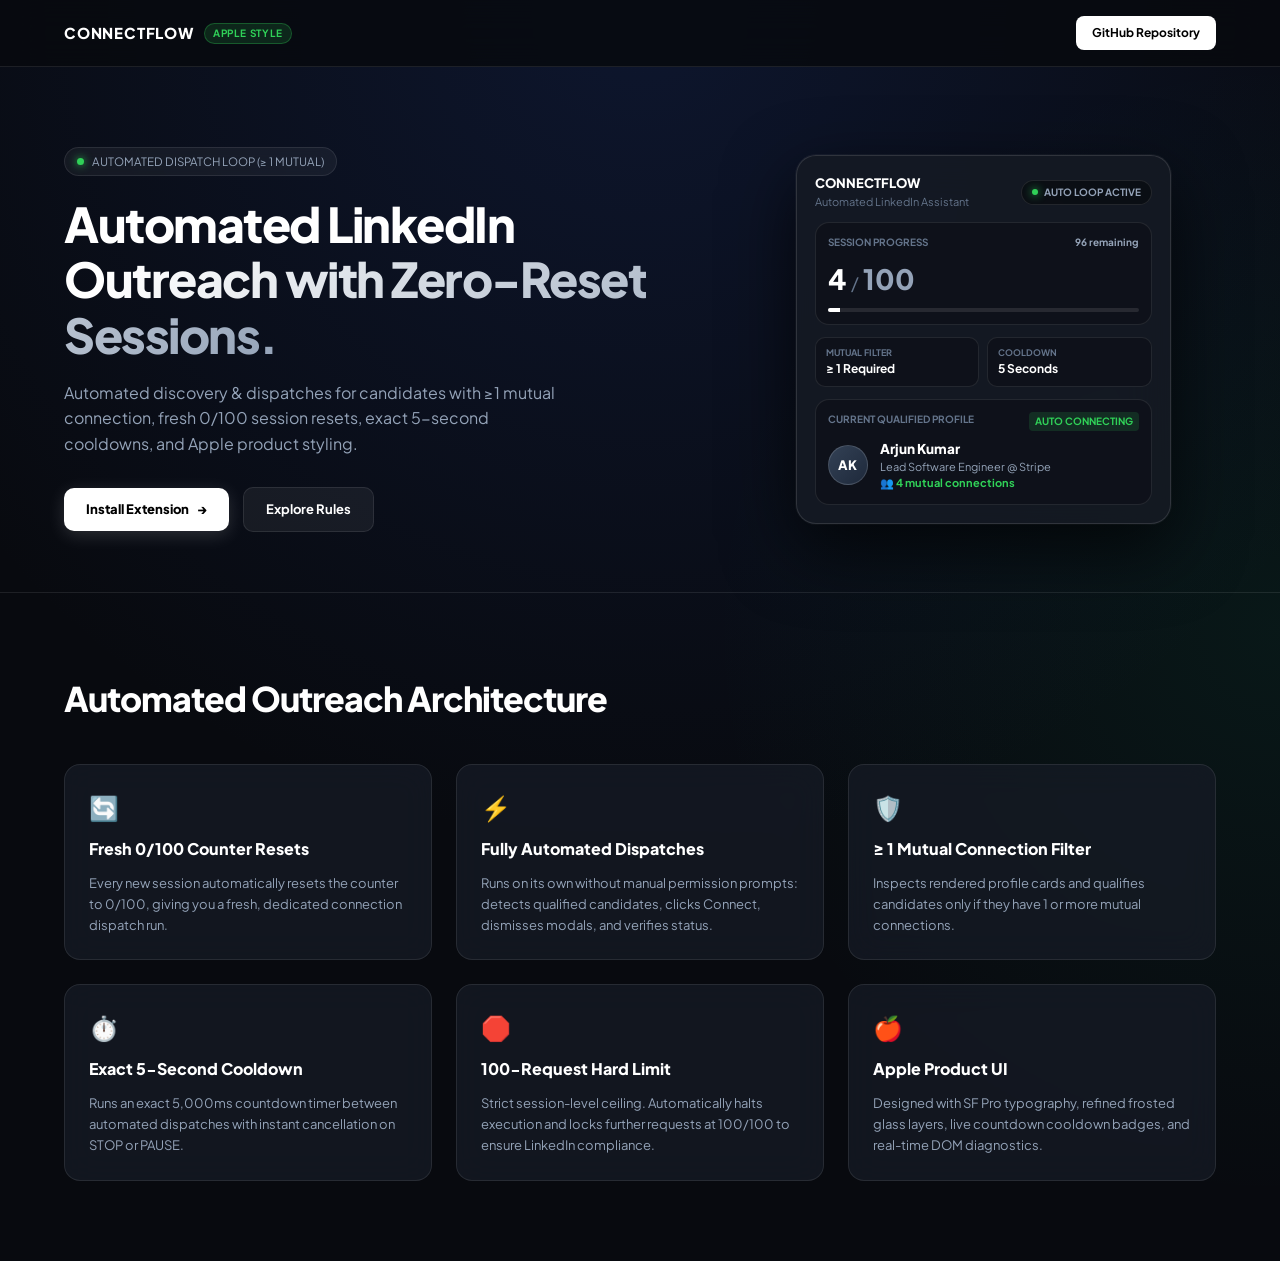
<file: index.html>
<!DOCTYPE html>
<html lang="en">
<head>
  <meta charset="UTF-8">
  <meta name="viewport" content="width=device-width, initial-scale=1.0">
  <title>ConnectFlow — Automated LinkedIn Connection Assistant (Apple Style)</title>
  <meta name="description" content="Apple-style Automated LinkedIn Connection Assistant with mutual connection filter (≥1), automated dispatches, 0-reset counter, and 100-request safety ceiling.">
  <link rel="preconnect" href="https://fonts.googleapis.com">
  <link rel="preconnect" href="https://fonts.gstatic.com" crossorigin>
  <link href="https://fonts.googleapis.com/css2?family=Plus+Jakarta+Sans:wght@400;500;600;700;800&display=swap" rel="stylesheet">
  <style>
    :root {
      --bg-primary: #080a0f;
      --bg-card: rgba(22, 27, 38, 0.75);
      --border-card: rgba(255, 255, 255, 0.09);
      --accent-blue: #0a84ff;
      --accent-green: #30d158;
      --accent-green-bg: rgba(48, 209, 88, 0.15);
      --text-primary: #ffffff;
      --text-secondary: #94a3b8;
      --text-muted: #64748b;
    }

    * {
      margin: 0;
      padding: 0;
      box-sizing: border-box;
    }

    body {
      background-color: var(--bg-primary);
      background-image: 
        radial-gradient(circle at 50% 0%, rgba(30, 58, 138, 0.25) 0%, transparent 60%),
        radial-gradient(circle at 100% 50%, rgba(16, 185, 129, 0.08) 0%, transparent 40%);
      color: var(--text-primary);
      font-family: -apple-system, BlinkMacSystemFont, "SF Pro Text", "Plus Jakarta Sans", sans-serif;
      line-height: 1.5;
      -webkit-font-smoothing: antialiased;
      overflow-x: hidden;
    }

    .container {
      max-width: 1200px;
      margin: 0 auto;
      padding: 0 24px;
    }

    /* Navbar */
    nav {
      border-bottom: 1px solid var(--border-card);
      padding: 16px 0;
      position: sticky;
      top: 0;
      background: rgba(8, 10, 15, 0.85);
      backdrop-filter: blur(20px);
      z-index: 100;
    }

    .nav-inner {
      display: flex;
      align-items: center;
      justify-content: space-between;
    }

    .brand-logo {
      font-size: 15px;
      font-weight: 800;
      letter-spacing: 0.8px;
      color: #ffffff;
      text-transform: uppercase;
      display: flex;
      align-items: center;
      gap: 10px;
      text-decoration: none;
    }

    .brand-tag {
      font-size: 10px;
      font-weight: 700;
      background: rgba(48, 209, 88, 0.15);
      border: 1px solid rgba(48, 209, 88, 0.3);
      padding: 2px 8px;
      border-radius: 12px;
      color: var(--accent-green);
    }

    .btn-github {
      background: #ffffff;
      color: #000000;
      text-decoration: none;
      padding: 8px 16px;
      border-radius: 8px;
      font-size: 12px;
      font-weight: 700;
      display: inline-flex;
      align-items: center;
      gap: 8px;
      transition: all 0.15s ease;
    }

    .btn-github:hover {
      background: #e2e8f0;
      transform: translateY(-1px);
    }

    /* Hero */
    .hero {
      padding: 80px 0 60px 0;
    }

    .hero-grid {
      display: grid;
      grid-template-columns: 1.15fr 0.85fr;
      gap: 56px;
      align-items: center;
    }

    .hero-badge {
      display: inline-flex;
      align-items: center;
      gap: 8px;
      background: rgba(255, 255, 255, 0.05);
      border: 1px solid var(--border-card);
      padding: 5px 12px;
      border-radius: 20px;
      font-size: 11.5px;
      color: var(--text-secondary);
      margin-bottom: 20px;
      backdrop-filter: blur(10px);
    }

    .hero-badge-dot {
      width: 7px;
      height: 7px;
      border-radius: 50%;
      background: var(--accent-green);
      box-shadow: 0 0 8px var(--accent-green);
    }

    .hero-title {
      font-size: 48px;
      font-weight: 800;
      line-height: 1.15;
      letter-spacing: -1.5px;
      margin-bottom: 18px;
    }

    .hero-title span {
      background: linear-gradient(135deg, #ffffff 40%, #94a3b8);
      -webkit-background-clip: text;
      -webkit-text-fill-color: transparent;
    }

    .hero-desc {
      font-size: 16px;
      color: var(--text-secondary);
      max-width: 500px;
      line-height: 1.6;
      margin-bottom: 30px;
    }

    .hero-buttons {
      display: flex;
      gap: 14px;
      align-items: center;
    }

    .btn-apple {
      background: #ffffff;
      color: #000000;
      font-weight: 800;
      font-size: 13px;
      padding: 12px 22px;
      border-radius: 10px;
      text-decoration: none;
      display: inline-flex;
      align-items: center;
      gap: 8px;
      box-shadow: 0 4px 18px rgba(255, 255, 255, 0.15);
      transition: all 0.15s ease;
    }

    .btn-apple:hover {
      background: #f1f5f9;
      transform: translateY(-1px);
    }

    .btn-secondary-apple {
      background: rgba(255, 255, 255, 0.06);
      color: #ffffff;
      border: 1px solid var(--border-card);
      font-weight: 700;
      font-size: 13px;
      padding: 12px 22px;
      border-radius: 10px;
      text-decoration: none;
      transition: all 0.15s ease;
    }

    .btn-secondary-apple:hover {
      background: rgba(255, 255, 255, 0.12);
    }

    /* Simulator (Apple Style) */
    .sim-card {
      width: 375px;
      background: rgba(22, 26, 36, 0.85);
      border: 1px solid rgba(255, 255, 255, 0.12);
      border-radius: 20px;
      padding: 18px;
      box-shadow: 0 24px 70px rgba(0, 0, 0, 0.7), 0 0 0 1px rgba(255, 255, 255, 0.05);
      backdrop-filter: blur(24px);
      display: flex;
      flex-direction: column;
      gap: 12px;
    }

    .sim-header {
      display: flex;
      align-items: center;
      justify-content: space-between;
    }

    .sim-status-pill {
      display: inline-flex;
      align-items: center;
      gap: 6px;
      background: rgba(0, 0, 0, 0.4);
      border: 1px solid rgba(255, 255, 255, 0.1);
      padding: 4px 10px;
      border-radius: 20px;
      font-size: 10px;
      font-weight: 700;
      color: var(--text-secondary);
    }

    .sim-status-dot {
      width: 6px;
      height: 6px;
      border-radius: 50%;
      background: var(--accent-green);
      box-shadow: 0 0 8px var(--accent-green);
    }

    .sim-box {
      background: rgba(14, 17, 24, 0.7);
      border: 1px solid var(--border-card);
      border-radius: 14px;
      padding: 12px;
      display: flex;
      flex-direction: column;
      gap: 8px;
    }

    .sim-profile-row {
      display: flex;
      gap: 12px;
      align-items: center;
    }

    .sim-avatar {
      width: 40px;
      height: 40px;
      border-radius: 50%;
      background: linear-gradient(135deg, #334155, #1e293b);
      border: 1px solid rgba(255, 255, 255, 0.15);
      display: flex;
      align-items: center;
      justify-content: center;
      font-weight: 800;
      font-size: 13px;
    }

    .sim-badge-mutual {
      font-size: 11px;
      color: var(--accent-green);
      font-weight: 700;
      display: flex;
      align-items: center;
      gap: 4px;
    }

    /* Features */
    .features {
      padding: 80px 0;
      border-top: 1px solid var(--border-card);
    }

    .section-title {
      font-size: 34px;
      font-weight: 800;
      letter-spacing: -1px;
      margin-bottom: 40px;
    }

    .features-grid {
      display: grid;
      grid-template-columns: repeat(3, 1fr);
      gap: 24px;
    }

    .feature-card {
      background: var(--bg-card);
      border: 1px solid var(--border-card);
      border-radius: 16px;
      padding: 24px;
      display: flex;
      flex-direction: column;
      gap: 12px;
      backdrop-filter: blur(16px);
    }

    .feature-icon {
      font-size: 24px;
    }

    .feature-h {
      font-size: 16px;
      font-weight: 800;
    }

    .feature-p {
      font-size: 13px;
      color: var(--text-secondary);
      line-height: 1.6;
    }

    @media (max-width: 900px) {
      .hero-grid { grid-template-columns: 1fr; }
      .features-grid { grid-template-columns: 1fr; }
    }
  </style>
</head>
<body>

  <nav>
    <div class="container nav-inner">
      <a href="#" class="brand-logo">
        CONNECTFLOW
        <span class="brand-tag">APPLE STYLE</span>
      </a>
      <a href="https://github.com/saoudhussaini-sudo/connectflow" target="_blank" class="btn-github">
        GitHub Repository
      </a>
    </div>
  </nav>

  <section class="hero">
    <div class="container hero-grid">
      <div>
        <div class="hero-badge">
          <span class="hero-badge-dot"></span>
          <span>AUTOMATED DISPATCH LOOP (≥ 1 MUTUAL)</span>
        </div>
        <h1 class="hero-title">
          <span>Automated LinkedIn Outreach with Zero-Reset Sessions.</span>
        </h1>
        <p class="hero-desc">
          Automated discovery & dispatches for candidates with ≥1 mutual connection, fresh 0/100 session resets, exact 5-second cooldowns, and Apple product styling.
        </p>
        <div class="hero-buttons">
          <a href="https://github.com/saoudhussaini-sudo/connectflow" target="_blank" class="btn-apple">
            <span>Install Extension</span>
            <span>→</span>
          </a>
          <a href="#features" class="btn-secondary-apple">
            <span>Explore Rules</span>
          </a>
        </div>
      </div>

      <!-- Live Apple-Style Simulator -->
      <div style="display: flex; justify-content: center;">
        <div class="sim-card">
          <div class="sim-header">
            <div>
              <div style="font-size: 13px; font-weight: 800;">CONNECTFLOW</div>
              <div style="font-size: 11px; color: var(--text-muted);">Automated LinkedIn Assistant</div>
            </div>
            <div class="sim-status-pill">
              <span class="sim-status-dot" id="sim-dot"></span>
              <span id="sim-status-label">AUTO LOOP ACTIVE</span>
            </div>
          </div>

          <!-- Requests Hero -->
          <div class="sim-box">
            <div style="display: flex; justify-content: space-between; font-size: 10px; font-weight: 700; color: var(--text-muted);">
              <span>SESSION PROGRESS</span>
              <span style="color: var(--text-secondary);"><span id="sim-remaining">96</span> remaining</span>
            </div>
            <div style="display: flex; align-items: baseline; gap: 4px;">
              <span style="font-size: 28px; font-weight: 800;" id="sim-count">4</span>
              <span style="font-size: 18px; color: var(--text-muted);">/</span>
              <span style="font-size: 28px; font-weight: 800; color: var(--text-secondary);">100</span>
            </div>
            <div style="width: 100%; height: 4px; background: rgba(255,255,255,0.1); border-radius: 2px; overflow: hidden;">
              <div id="sim-progress" style="width: 4%; height: 100%; background: #ffffff;"></div>
            </div>
          </div>

          <!-- Specs -->
          <div style="display: grid; grid-template-columns: 1fr 1fr; gap: 8px;">
            <div style="background: rgba(14,17,24,0.7); border: 1px solid var(--border-card); border-radius: 10px; padding: 8px 10px;">
              <div style="font-size: 9px; font-weight: 700; color: var(--text-muted);">MUTUAL FILTER</div>
              <div style="font-size: 12px; font-weight: 700; color: #ffffff;">≥ 1 Required</div>
            </div>
            <div style="background: rgba(14,17,24,0.7); border: 1px solid var(--border-card); border-radius: 10px; padding: 8px 10px;">
              <div style="font-size: 9px; font-weight: 700; color: var(--text-muted);">COOLDOWN</div>
              <div style="font-size: 12px; font-weight: 700; color: #ffffff;">5 Seconds</div>
            </div>
          </div>

          <!-- Current Profile -->
          <div class="sim-box">
            <div style="display: flex; justify-content: space-between; font-size: 10px; font-weight: 700; color: var(--text-muted);">
              <span>CURRENT QUALIFIED PROFILE</span>
              <span style="background: var(--accent-green-bg); color: var(--accent-green); padding: 2px 6px; border-radius: 4px;">AUTO CONNECTING</span>
            </div>
            <div class="sim-profile-row">
              <div class="sim-avatar" id="sim-avatar">AK</div>
              <div>
                <div style="font-size: 13.5px; font-weight: 800;" id="sim-name">Arjun Kumar</div>
                <div style="font-size: 11px; color: var(--text-secondary);" id="sim-title">Lead Software Engineer @ Stripe</div>
                <div class="sim-badge-mutual" id="sim-mutual">👥 4 mutual connections</div>
              </div>
            </div>
          </div>
        </div>
      </div>
    </div>
  </section>

  <!-- Features -->
  <section class="features" id="features">
    <div class="container">
      <h2 class="section-title">Automated Outreach Architecture</h2>
      <div class="features-grid">
        <div class="feature-card">
          <span class="feature-icon">🔄</span>
          <h3 class="feature-h">Fresh 0/100 Counter Resets</h3>
          <p class="feature-p">Every new session automatically resets the counter to 0/100, giving you a fresh, dedicated connection dispatch run.</p>
        </div>
        <div class="feature-card">
          <span class="feature-icon">⚡</span>
          <h3 class="feature-h">Fully Automated Dispatches</h3>
          <p class="feature-p">Runs on its own without manual permission prompts: detects qualified candidates, clicks Connect, dismisses modals, and verifies status.</p>
        </div>
        <div class="feature-card">
          <span class="feature-icon">🛡️</span>
          <h3 class="feature-h">≥ 1 Mutual Connection Filter</h3>
          <p class="feature-p">Inspects rendered profile cards and qualifies candidates only if they have 1 or more mutual connections.</p>
        </div>
        <div class="feature-card">
          <span class="feature-icon">⏱️</span>
          <h3 class="feature-h">Exact 5-Second Cooldown</h3>
          <p class="feature-p">Runs an exact 5,000ms countdown timer between automated dispatches with instant cancellation on STOP or PAUSE.</p>
        </div>
        <div class="feature-card">
          <span class="feature-icon">🛑</span>
          <h3 class="feature-h">100-Request Hard Limit</h3>
          <p class="feature-p">Strict session-level ceiling. Automatically halts execution and locks further requests at 100/100 to ensure LinkedIn compliance.</p>
        </div>
        <div class="feature-card">
          <span class="feature-icon">🍎</span>
          <h3 class="feature-h">Apple Product UI</h3>
          <p class="feature-p">Designed with SF Pro typography, refined frosted glass layers, live countdown cooldown badges, and real-time DOM diagnostics.</p>
        </div>
      </div>
    </div>
  </section>

  <script>
    (function() {
      let count = 4;
      const countEl = document.getElementById('sim-count');
      const remEl = document.getElementById('sim-remaining');
      const progEl = document.getElementById('sim-progress');
      const nameEl = document.getElementById('sim-name');
      const titleEl = document.getElementById('sim-title');
      const avatarEl = document.getElementById('sim-avatar');
      const mutualEl = document.getElementById('sim-mutual');

      const profiles = [
        { name: 'Elena Rostova', title: 'VP of Product @ Linear', initials: 'ER', mutuals: '6 mutual connections' },
        { name: 'Marcus Vance', title: 'Staff AI Engineer @ OpenAI', initials: 'MV', mutuals: '3 mutual connections' },
        { name: 'Priya Sharma', title: 'Senior Director @ Databricks', initials: 'PS', mutuals: '8 mutual connections' },
        { name: 'Arjun Kumar', title: 'Lead Software Engineer @ Stripe', initials: 'AK', mutuals: '4 mutual connections' }
      ];
      let pIdx = 0;

      setInterval(() => {
        count = Math.min(100, count + 1);
        countEl.textContent = count;
        remEl.textContent = 100 - count;
        progEl.style.width = count + '%';

        const p = profiles[pIdx % profiles.length];
        pIdx++;
        nameEl.textContent = p.name;
        titleEl.textContent = p.title;
        avatarEl.textContent = p.initials;
        mutualEl.textContent = '👥 ' + p.mutuals;
      }, 5000);
    })();
  </script>
</body>
</html>
</file>
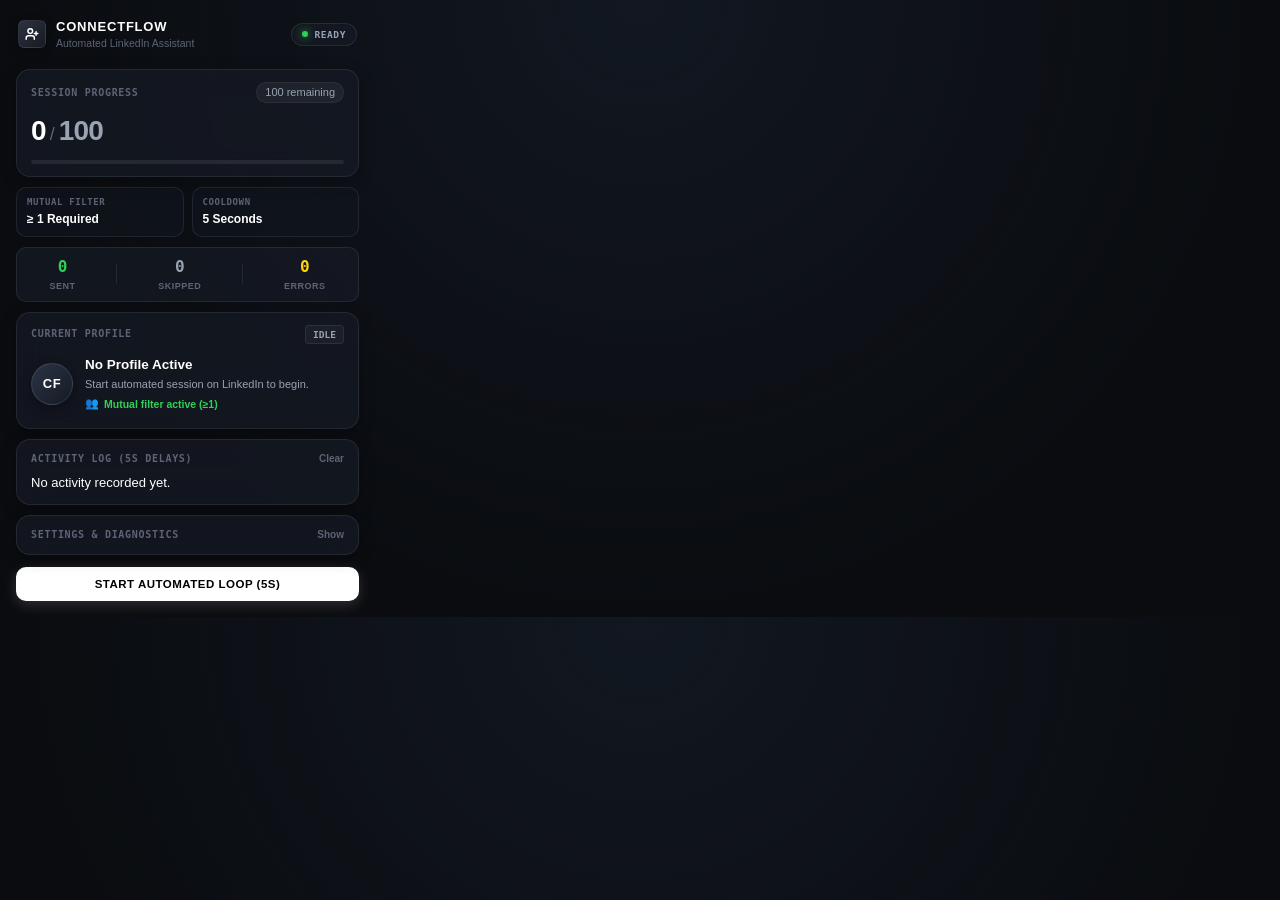
<file: popup/popup.html>
<!DOCTYPE html>
<html lang="en">
<head>
  <meta charset="UTF-8">
  <meta name="viewport" content="width=device-width, initial-scale=1.0">
  <title>ConnectFlow</title>
  <link rel="stylesheet" href="popup.css">
</head>
<body>
  <div class="app">
    <!-- Apple-style Glass Header -->
    <header class="header">
      <div class="brand">
        <div class="brand-icon">
          <svg width="14" height="14" viewBox="0 0 24 24" fill="none" stroke="currentColor" stroke-width="2.5" stroke-linecap="round" stroke-linejoin="round">
            <path d="M16 21v-2a4 4 0 0 0-4-4H6a4 4 0 0 0-4 4v2"></path>
            <circle cx="9" cy="7" r="4"></circle>
            <line x1="19" y1="8" x2="19" y2="14"></line>
            <line x1="22" y1="11" x2="16" y2="11"></line>
          </svg>
        </div>
        <div class="brand-text">
          <h1 class="brand-title">CONNECTFLOW</h1>
          <p class="brand-subtitle">Automated LinkedIn Assistant</p>
        </div>
      </div>
      <div class="status-pill" id="status-pill">
        <span class="status-dot" id="status-dot"></span>
        <span class="status-label" id="status-label">READY</span>
      </div>
    </header>

    <!-- Main Container -->
    <main class="content">

      <!-- Requests Hero Card -->
      <section class="card requests-card">
        <div class="card-header">
          <span class="card-label">SESSION PROGRESS</span>
          <span class="remaining-badge"><span id="remaining-count">100</span> remaining</span>
        </div>
        <div class="requests-hero">
          <div class="requests-numbers">
            <span class="count-current" id="sent-count">0</span>
            <span class="count-divider">/</span>
            <span class="count-max" id="max-count">100</span>
          </div>
        </div>
        <div class="progress-track">
          <div class="progress-fill" id="progress-bar"></div>
        </div>
      </section>

      <!-- Qualification Parameters Bar -->
      <div class="specs-grid">
        <div class="spec-box">
          <div class="spec-label">MUTUAL FILTER</div>
          <div class="spec-value">≥ 1 Required</div>
        </div>
        <div class="spec-box">
          <div class="spec-label">COOLDOWN</div>
          <div class="spec-value">5 Seconds</div>
        </div>
      </div>

      <!-- Quick Metrics Strip -->
      <div class="metrics-strip">
        <div class="metric-item">
          <span class="metric-num text-success" id="stat-sent">0</span>
          <span class="metric-label">SENT</span>
        </div>
        <div class="metric-sep"></div>
        <div class="metric-item">
          <span class="metric-num text-muted" id="stat-skipped">0</span>
          <span class="metric-label">SKIPPED</span>
        </div>
        <div class="metric-sep"></div>
        <div class="metric-item">
          <span class="metric-num text-warning" id="stat-errors">0</span>
          <span class="metric-label">ERRORS</span>
        </div>
      </div>

      <!-- Current Profile Card -->
      <section class="card profile-card" id="profile-card">
        <div class="card-header">
          <span class="card-label">CURRENT PROFILE</span>
          <span class="profile-badge-state" id="profile-badge-state">IDLE</span>
        </div>

        <div class="profile-body">
          <div class="profile-avatar-wrap">
            <div class="profile-avatar-initials" id="profile-initials">CF</div>
          </div>
          <div class="profile-meta">
            <div class="profile-name" id="profile-name">No Profile Active</div>
            <div class="profile-headline" id="profile-headline">Start automated session on LinkedIn to begin.</div>
            <div class="profile-mutuals" id="profile-mutuals">
              <span class="mutuals-icon">👥</span>
              <span id="profile-mutuals-text">Mutual filter active (≥1)</span>
            </div>
          </div>
        </div>

        <!-- 5-Second Countdown Cooldown Banner -->
        <div class="countdown-banner hidden" id="countdown-banner">
          <div class="countdown-spinner"></div>
          <div class="countdown-text">
            <span>Next auto-send in <strong id="countdown-num">5</strong>s</span>
          </div>
        </div>
      </section>

      <!-- Activity Feed Card -->
      <section class="card activity-card">
        <div class="card-header">
          <span class="card-label">ACTIVITY LOG (5s DELAYS)</span>
          <button class="btn-clear" id="btn-clear-activity">Clear</button>
        </div>
        <div class="activity-feed" id="activity-list">
          <div class="activity-empty" id="activity-empty">No activity recorded yet.</div>
        </div>
      </section>

      <!-- Diagnostics Collapsible -->
      <section class="card diagnostics-card">
        <div class="diagnostics-toggle" id="btn-toggle-diagnostics">
          <span class="card-label">SETTINGS & DIAGNOSTICS</span>
          <span class="toggle-icon" id="diagnostics-toggle-label">Show</span>
        </div>
        <div class="diagnostics-body hidden" id="diagnostics-content">
          <div class="diag-item"><span>Profile Cards Detected:</span> <strong id="diag-cards-detected">0</strong></div>
          <div class="diag-item"><span>Connect Buttons Found:</span> <strong id="diag-buttons-found">0</strong></div>
          <div class="diag-item"><span>Profiles With Mutuals:</span> <strong id="diag-with-mutuals">0</strong></div>
          <div class="diag-item"><span>Profiles Without Mutuals:</span> <strong id="diag-without-mutuals">0</strong></div>
          <div class="diag-item"><span>Already Processed:</span> <strong id="diag-processed-count">0</strong></div>
          <div class="diag-item"><span>Current State:</span> <strong id="diag-state">IDLE</strong></div>
          <div class="diag-item"><span>Session Run ID:</span> <strong id="diag-op-id">--</strong></div>
        </div>
      </section>

      <!-- Global Controls -->
      <section class="controls-wrap">
        <button class="btn btn-primary" id="btn-start">START AUTOMATED LOOP (5s)</button>
        
        <div class="active-controls hidden" id="active-controls-row">
          <button class="btn btn-secondary" id="btn-pause">PAUSE</button>
          <button class="btn btn-danger" id="btn-stop">STOP</button>
        </div>
      </section>

      <!-- Limit Reached Modal -->
      <div class="limit-overlay hidden" id="limit-overlay">
        <div class="limit-modal">
          <div class="limit-icon">✓</div>
          <div class="limit-title">SESSION COMPLETED</div>
          <div class="limit-metric">100 / 100</div>
          <p class="limit-desc">100-request session safety ceiling reached. All actions stopped.</p>
          <button class="btn btn-primary w-full" id="btn-new-session">START NEW SESSION (0/100)</button>
        </div>
      </div>

    </main>
  </div>

  <script src="../shared/constants.js"></script>
  <script src="popup.js"></script>
</body>
</html>
</file>
<file: popup/popup.css>
/**
 * ConnectFlow - Apple Product Utility Design System
 * Clean, tactile, high-precision dark mode styling with SF Pro aesthetics.
 */

:root {
  --bg-primary: #0a0c10;
  --bg-card: rgba(22, 26, 36, 0.75);
  --bg-card-hover: rgba(28, 33, 46, 0.85);
  --bg-subtle: rgba(255, 255, 255, 0.04);
  --border-card: rgba(255, 255, 255, 0.08);
  --border-focus: rgba(255, 255, 255, 0.2);

  --text-primary: #ffffff;
  --text-secondary: #9aa3b2;
  --text-muted: #5c6475;

  --accent-blue: #0a84ff;
  --accent-green: #30d158;
  --accent-green-bg: rgba(48, 209, 88, 0.15);
  --accent-amber: #ffd60a;
  --accent-red: #ff453a;

  --radius-lg: 14px;
  --radius-md: 10px;
  --radius-sm: 6px;
  --font-sans: -apple-system, BlinkMacSystemFont, "SF Pro Text", "SF Pro Display", "Segoe UI", Roboto, Helvetica, Arial, sans-serif;
  --font-mono: "SF Mono", Menlo, Monaco, Consolas, monospace;
}

* {
  margin: 0;
  padding: 0;
  box-sizing: border-box;
}

body {
  width: 375px;
  min-height: 560px;
  background-color: var(--bg-primary);
  background-image: radial-gradient(circle at 50% 0%, rgba(30, 41, 59, 0.4) 0%, transparent 70%);
  color: var(--text-primary);
  font-family: var(--font-sans);
  font-size: 13px;
  line-height: 1.4;
  user-select: none;
  -webkit-font-smoothing: antialiased;
}

.app {
  display: flex;
  flex-direction: column;
  padding: 16px;
  gap: 12px;
}

/* Header */
.header {
  display: flex;
  align-items: center;
  justify-content: space-between;
  padding: 2px 2px 6px 2px;
}

.brand {
  display: flex;
  align-items: center;
  gap: 10px;
}

.brand-icon {
  width: 28px;
  height: 28px;
  background: linear-gradient(135deg, #2c3240, #161a24);
  border: 1px solid var(--border-card);
  border-radius: var(--radius-sm);
  display: flex;
  align-items: center;
  justify-content: center;
  color: var(--text-primary);
  box-shadow: 0 2px 8px rgba(0, 0, 0, 0.3);
}

.brand-title {
  font-size: 13px;
  font-weight: 700;
  letter-spacing: 0.8px;
  color: var(--text-primary);
}

.brand-subtitle {
  font-size: 10.5px;
  color: var(--text-muted);
  font-weight: 500;
}

/* Status Pill */
.status-pill {
  display: inline-flex;
  align-items: center;
  gap: 6px;
  background: var(--bg-card);
  border: 1px solid var(--border-card);
  padding: 4px 10px;
  border-radius: 20px;
  backdrop-filter: blur(12px);
}

.status-dot {
  width: 6px;
  height: 6px;
  border-radius: 50%;
  background: var(--accent-green);
  box-shadow: 0 0 8px var(--accent-green);
  transition: all 0.2s ease;
}

.status-dot.scanning {
  background: var(--accent-blue);
  box-shadow: 0 0 8px var(--accent-blue);
  animation: pulse 1.4s infinite;
}

.status-dot.waiting {
  background: var(--accent-green);
  box-shadow: 0 0 10px var(--accent-green);
  animation: pulse-green 1.2s infinite;
}

.status-dot.paused {
  background: var(--accent-amber);
  box-shadow: 0 0 6px var(--accent-amber);
}

.status-dot.stopped {
  background: var(--text-muted);
  box-shadow: none;
}

@keyframes pulse {
  0%, 100% { opacity: 1; transform: scale(1); }
  50% { opacity: 0.4; transform: scale(1.2); }
}

@keyframes pulse-green {
  0%, 100% { transform: scale(1); opacity: 1; }
  50% { transform: scale(1.3); opacity: 0.8; }
}

.status-label {
  font-size: 9.5px;
  font-weight: 700;
  letter-spacing: 0.6px;
  color: var(--text-secondary);
  text-transform: uppercase;
  font-family: var(--font-mono);
}

/* Cards */
.content {
  display: flex;
  flex-direction: column;
  gap: 10px;
}

.card {
  background: var(--bg-card);
  border: 1px solid var(--border-card);
  border-radius: var(--radius-lg);
  padding: 12px 14px;
  backdrop-filter: blur(16px);
  box-shadow: 0 4px 16px rgba(0, 0, 0, 0.25);
  display: flex;
  flex-direction: column;
  gap: 8px;
  transition: border-color 0.15s ease;
}

.card:hover {
  border-color: rgba(255, 255, 255, 0.12);
}

.card-header {
  display: flex;
  align-items: center;
  justify-content: space-between;
}

.card-label {
  font-size: 10px;
  font-weight: 700;
  letter-spacing: 0.7px;
  color: var(--text-muted);
  text-transform: uppercase;
  font-family: var(--font-mono);
}

/* Requests Card */
.requests-hero {
  display: flex;
  align-items: baseline;
  justify-content: space-between;
}

.requests-numbers {
  display: flex;
  align-items: baseline;
  gap: 4px;
}

.count-current {
  font-size: 28px;
  font-weight: 800;
  color: var(--text-primary);
  letter-spacing: -0.8px;
  font-family: var(--font-sans);
}

.count-divider {
  font-size: 18px;
  color: var(--text-muted);
  font-weight: 500;
}

.count-max {
  font-size: 28px;
  font-weight: 800;
  color: var(--text-secondary);
  letter-spacing: -0.8px;
}

.remaining-badge {
  font-size: 11px;
  color: var(--text-secondary);
  background: rgba(255, 255, 255, 0.05);
  padding: 2px 8px;
  border-radius: 12px;
  border: 1px solid rgba(255, 255, 255, 0.06);
}

.progress-track {
  width: 100%;
  height: 4px;
  background-color: rgba(255, 255, 255, 0.08);
  border-radius: 3px;
  overflow: hidden;
  margin-top: 2px;
}

.progress-fill {
  height: 100%;
  width: 0%;
  background: linear-gradient(90deg, #ffffff, #d1d5db);
  border-radius: 3px;
  transition: width 0.35s cubic-bezier(0.16, 1, 0.3, 1);
}

/* Qualification Specs Grid */
.specs-grid {
  display: grid;
  grid-template-columns: 1fr 1fr;
  gap: 8px;
}

.spec-box {
  background: rgba(18, 22, 32, 0.6);
  border: 1px solid var(--border-card);
  border-radius: var(--radius-md);
  padding: 8px 10px;
  display: flex;
  flex-direction: column;
  gap: 2px;
}

.spec-label {
  font-size: 9px;
  font-weight: 700;
  letter-spacing: 0.6px;
  color: var(--text-muted);
  font-family: var(--font-mono);
}

.spec-value {
  font-size: 12px;
  font-weight: 700;
  color: var(--text-primary);
}

/* Metrics Strip */
.metrics-strip {
  display: flex;
  align-items: center;
  justify-content: space-around;
  background: var(--bg-card);
  border: 1px solid var(--border-card);
  border-radius: var(--radius-md);
  padding: 8px 12px;
}

.metric-item {
  display: flex;
  flex-direction: column;
  align-items: center;
  gap: 2px;
}

.metric-num {
  font-size: 16px;
  font-weight: 800;
  font-family: var(--font-mono);
}

.metric-label {
  font-size: 9px;
  font-weight: 700;
  color: var(--text-muted);
  letter-spacing: 0.5px;
}

.metric-sep {
  width: 1px;
  height: 20px;
  background-color: var(--border-card);
}

.text-success { color: var(--accent-green); }
.text-muted { color: var(--text-secondary); }
.text-warning { color: var(--accent-amber); }

/* Current Profile Card */
.profile-card {
  position: relative;
  overflow: hidden;
}

.profile-badge-state {
  font-size: 9.5px;
  font-weight: 700;
  font-family: var(--font-mono);
  padding: 2px 7px;
  border-radius: 4px;
  background: var(--bg-subtle);
  color: var(--text-secondary);
  border: 1px solid var(--border-card);
  text-transform: uppercase;
}

.profile-badge-state.qualified {
  background: var(--accent-green-bg);
  color: var(--accent-green);
  border-color: rgba(48, 209, 88, 0.3);
}

.profile-body {
  display: flex;
  gap: 12px;
  align-items: center;
  padding: 4px 0;
}

.profile-avatar-wrap {
  width: 42px;
  height: 42px;
  border-radius: 50%;
  background: linear-gradient(135deg, #2b3345, #151a24);
  border: 1px solid rgba(255, 255, 255, 0.12);
  display: flex;
  align-items: center;
  justify-content: center;
  flex-shrink: 0;
  box-shadow: 0 4px 12px rgba(0, 0, 0, 0.3);
}

.profile-avatar-initials {
  font-size: 13px;
  font-weight: 700;
  color: var(--text-primary);
  letter-spacing: 0.5px;
}

.profile-meta {
  display: flex;
  flex-direction: column;
  gap: 2px;
  min-width: 0;
  flex: 1;
}

.profile-name {
  font-size: 13.5px;
  font-weight: 700;
  color: var(--text-primary);
  white-space: nowrap;
  overflow: hidden;
  text-overflow: ellipsis;
}

.profile-headline {
  font-size: 11px;
  color: var(--text-secondary);
  white-space: nowrap;
  overflow: hidden;
  text-overflow: ellipsis;
}

.profile-mutuals {
  display: flex;
  align-items: center;
  gap: 5px;
  font-size: 10.5px;
  color: var(--accent-green);
  font-weight: 600;
  margin-top: 2px;
}

.mutuals-icon {
  font-size: 11px;
}

/* User Confirmation Actions */
.profile-actions-box {
  display: flex;
  gap: 8px;
  margin-top: 6px;
}

.btn-confirm {
  flex: 1;
  background: #ffffff;
  color: #000000;
  font-weight: 800;
  font-size: 11.5px;
  letter-spacing: 0.5px;
  padding: 10px;
  border-radius: var(--radius-md);
  display: inline-flex;
  align-items: center;
  justify-content: center;
  gap: 6px;
  border: none;
  cursor: pointer;
  transition: transform 0.1s ease, background 0.15s ease;
}

.btn-confirm:hover {
  background: #e6e6e6;
  transform: translateY(-1px);
}

.btn-confirm:active {
  transform: translateY(1px);
}

.btn-skip {
  background: rgba(255, 255, 255, 0.08);
  color: var(--text-secondary);
  font-weight: 700;
  font-size: 11px;
  padding: 10px 14px;
  border-radius: var(--radius-md);
  border: 1px solid var(--border-card);
  cursor: pointer;
  transition: all 0.15s ease;
}

.btn-skip:hover {
  background: rgba(255, 255, 255, 0.14);
  color: var(--text-primary);
}

/* Countdown Banner */
.countdown-banner {
  display: flex;
  align-items: center;
  gap: 10px;
  background: rgba(10, 132, 255, 0.12);
  border: 1px solid rgba(10, 132, 255, 0.3);
  padding: 8px 12px;
  border-radius: var(--radius-md);
  margin-top: 4px;
}

.countdown-spinner {
  width: 14px;
  height: 14px;
  border: 2px solid rgba(10, 132, 255, 0.3);
  border-top-color: var(--accent-blue);
  border-radius: 50%;
  animation: spin 0.8s linear infinite;
}

@keyframes spin {
  to { transform: rotate(360deg); }
}

.countdown-text {
  font-size: 11.5px;
  color: #93c5fd;
  font-weight: 600;
}

.countdown-text strong {
  color: #ffffff;
  font-weight: 800;
}

/* Activity Feed */
.activity-card {
  max-height: 140px;
}

.btn-clear {
  background: none;
  border: none;
  color: var(--text-muted);
  font-size: 10px;
  cursor: pointer;
  font-weight: 600;
  padding: 0;
}

.btn-clear:hover {
  color: var(--text-secondary);
}

.activity-feed {
  display: flex;
  flex-direction: column;
  gap: 5px;
  max-height: 95px;
  overflow-y: auto;
}

.activity-feed::-webkit-scrollbar {
  width: 3px;
}
.activity-feed::-webkit-scrollbar-thumb {
  background: rgba(255, 255, 255, 0.15);
  border-radius: 3px;
}

.act-row {
  display: flex;
  align-items: baseline;
  gap: 8px;
  font-size: 11px;
  line-height: 1.35;
}

.act-time {
  font-family: var(--font-mono);
  font-size: 9.5px;
  color: var(--text-muted);
  flex-shrink: 0;
}

.act-msg {
  color: var(--text-secondary);
  word-break: break-word;
}

.act-empty {
  font-size: 11px;
  color: var(--text-muted);
  padding: 4px 0;
}

/* Diagnostics */
.diagnostics-toggle {
  display: flex;
  align-items: center;
  justify-content: space-between;
  cursor: pointer;
}

.toggle-icon {
  font-size: 10px;
  color: var(--text-muted);
  font-weight: 600;
}

.diagnostics-body {
  background: rgba(10, 12, 16, 0.6);
  border: 1px solid var(--border-card);
  border-radius: var(--radius-sm);
  padding: 8px 10px;
  display: flex;
  flex-direction: column;
  gap: 4px;
  font-family: var(--font-mono);
  font-size: 9.5px;
  margin-top: 4px;
}

.diag-item {
  display: flex;
  justify-content: space-between;
  color: var(--text-muted);
}

.diag-item strong {
  color: var(--text-secondary);
}

/* Buttons */
.controls-wrap {
  margin-top: 2px;
}

.btn {
  font-family: inherit;
  font-size: 11.5px;
  font-weight: 700;
  letter-spacing: 0.5px;
  text-transform: uppercase;
  padding: 10px 14px;
  border-radius: var(--radius-md);
  cursor: pointer;
  border: 1px solid transparent;
  display: inline-flex;
  align-items: center;
  justify-content: center;
  transition: all 0.15s ease;
  outline: none;
}

.btn-primary {
  width: 100%;
  background: #ffffff;
  color: #000000;
  font-weight: 800;
  box-shadow: 0 4px 14px rgba(255, 255, 255, 0.15);
}

.btn-primary:hover {
  background: #eaeaea;
  transform: translateY(-1px);
}

.btn-primary:disabled {
  opacity: 0.35;
  cursor: not-allowed;
  transform: none;
}

.active-controls {
  display: flex;
  gap: 8px;
  width: 100%;
}

.btn-secondary {
  flex: 1;
  background: rgba(255, 255, 255, 0.08);
  color: #ffffff;
  border-color: var(--border-card);
}

.btn-secondary:hover {
  background: rgba(255, 255, 255, 0.14);
}

.btn-danger {
  flex: 1;
  background: rgba(255, 69, 58, 0.12);
  color: var(--accent-red);
  border-color: rgba(255, 69, 58, 0.3);
}

.btn-danger:hover {
  background: rgba(255, 69, 58, 0.22);
}

.hidden {
  display: none !important;
}

.w-full {
  width: 100%;
}

/* Limit Modal */
.limit-overlay {
  position: absolute;
  inset: 0;
  background: rgba(0, 0, 0, 0.92);
  backdrop-filter: blur(16px);
  display: flex;
  align-items: center;
  justify-content: center;
  padding: 24px;
  z-index: 50;
}

.limit-modal {
  width: 100%;
  background: var(--bg-card);
  border: 1px solid var(--border-card);
  border-radius: var(--radius-lg);
  padding: 22px;
  text-align: center;
  display: flex;
  flex-direction: column;
  gap: 12px;
}

.limit-icon {
  width: 42px;
  height: 42px;
  border-radius: 50%;
  background: var(--accent-green-bg);
  color: var(--accent-green);
  border: 1px solid rgba(48, 209, 88, 0.3);
  font-size: 20px;
  font-weight: 800;
  display: flex;
  align-items: center;
  justify-content: center;
  margin: 0 auto;
}

.limit-title {
  font-size: 12px;
  font-weight: 800;
  letter-spacing: 0.8px;
  color: #ffffff;
}

.limit-metric {
  font-size: 32px;
  font-weight: 800;
  color: #ffffff;
  font-family: var(--font-sans);
}

.limit-desc {
  font-size: 11.5px;
  color: var(--text-secondary);
  line-height: 1.45;
}
</file>
